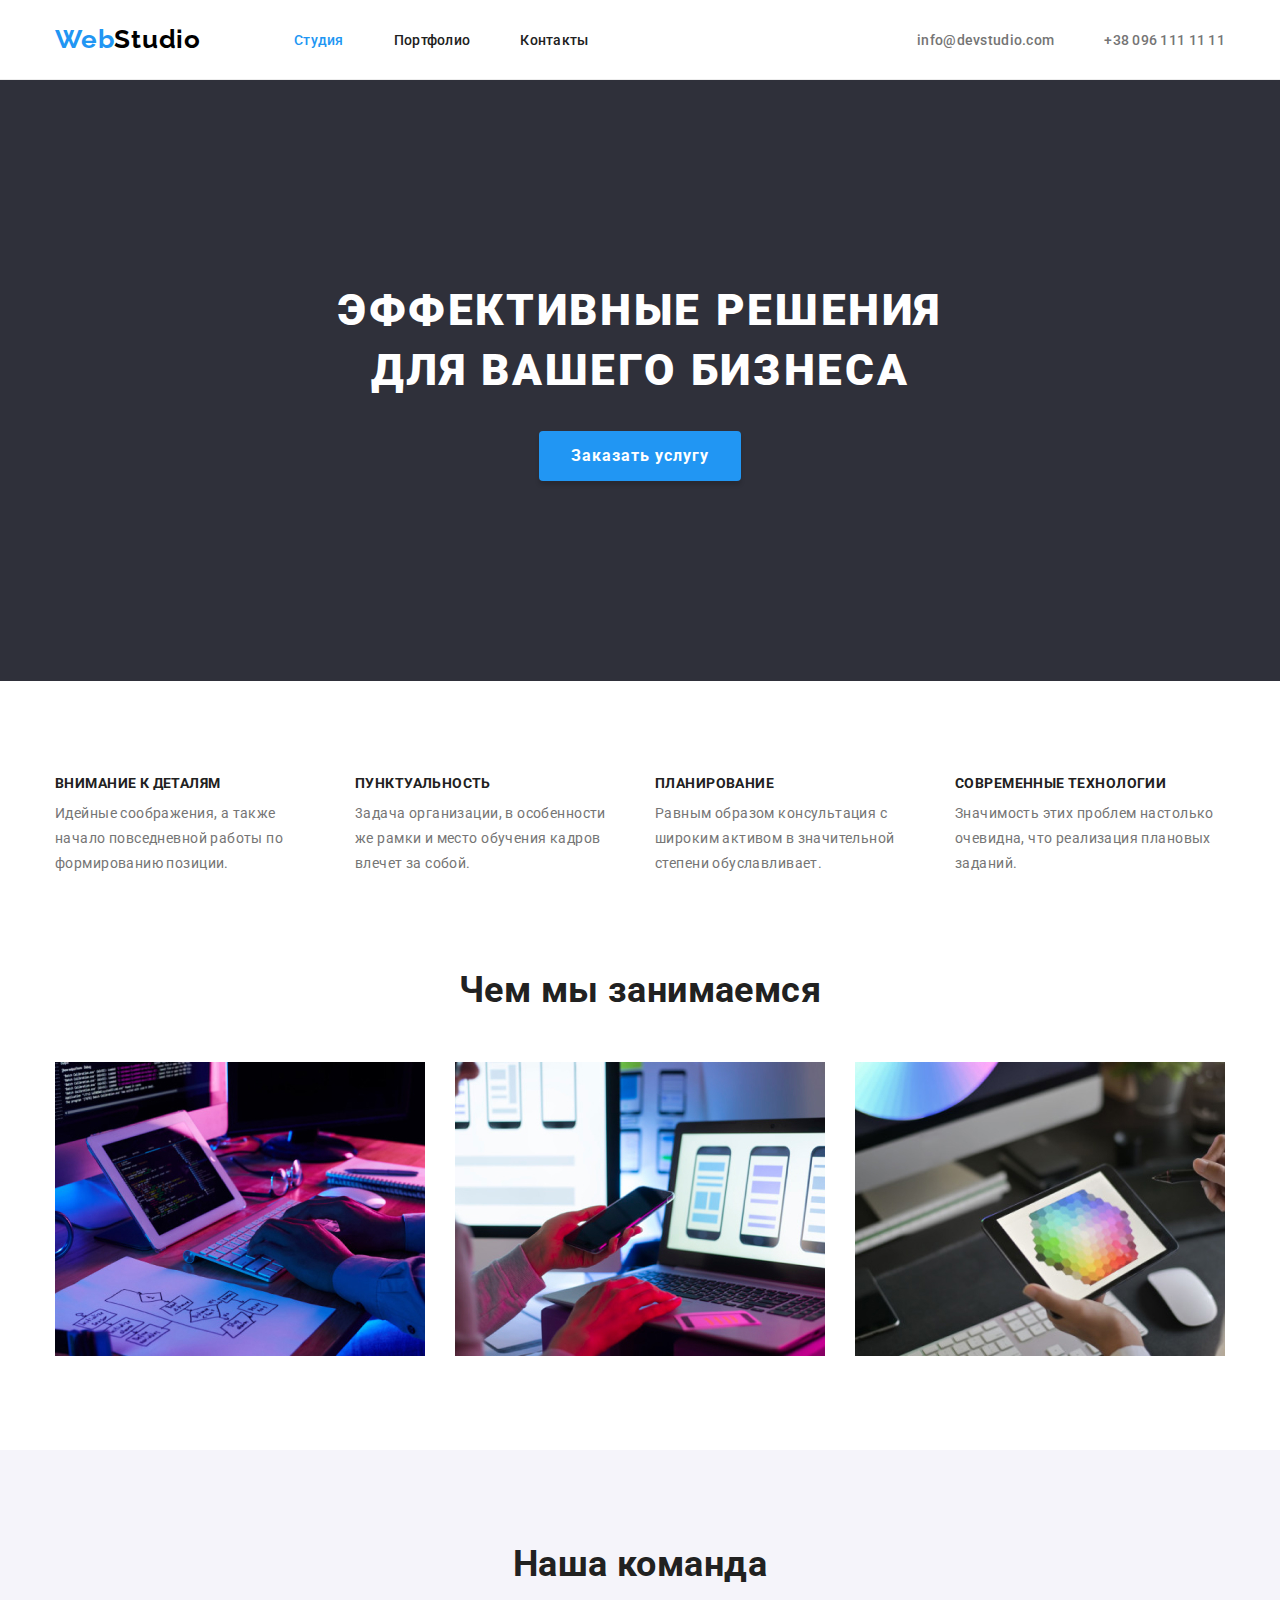
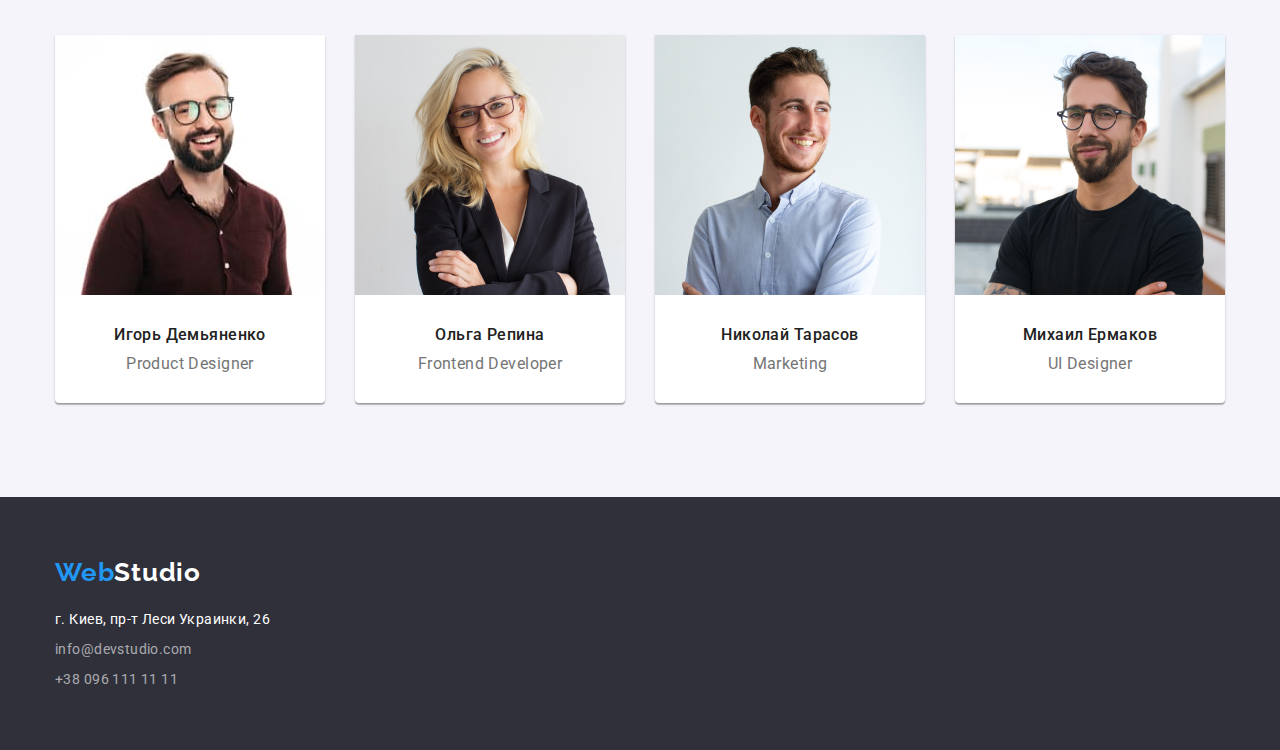
<file: index.html>
<!DOCTYPE html>
<html lang="ru">
<head>
  <meta charset="UTF-8">
  <meta http-equiv="X-UA-Compatible" content="IE=edge">
  <meta name="viewport" content="width=device-width, initial-scale=1.0">
  <title>WebStudio</title>
  <link rel="stylesheet" href="https://cdnjs.cloudflare.com/ajax/libs/modern-normalize/1.0.0/modern-normalize.css">
  <link rel="stylesheet" href="./css/styles.css">
  <link href="https://fonts.googleapis.com/css2?family=Raleway:wght@700&family=Roboto:wght@400;500;700;900&display=swap"
    rel="stylesheet">
</head>
<body>

<!--header-->
  <header>
    <div class="container">
      <!--navigation-->
      <nav class="navigation">
        <a class="logo" href="index.html" lang="en">Web<span class="logo-studio-black">Studio</span></a>
        <ul class="navigation-list">
          <li>
            <a href="./index.html" class="link current">Студия</a>
          </li>
          <li>
            <a href="./portfolio.html" class="link ">Портфолио</a>
          </li>
          <li>
            <a href="#contacts" class="link">Контакты</a>
          </li>
        </ul>
      </nav>
      <!--header contacts-->
      <ul class="contacts-header">
        <li>
          <a class="contact" href="mailto:info@devstudio.com">info@devstudio.com</a>
        </li>
        <li>
          <a class="contact" href="tel:+380961111111">+38 096 111 11 11</a>
        </li>
      </ul>
    </div>
  </header>

  <main>

<!--hero-->
    <section class="hero">
      <div class="hero-container container">
        <h1 class="hero-title">Эффективные решения для вашего бизнеса</h1>
        <button class="buttun-order" type="button">Заказать услугу</button>
        </div>
    </section>

<!--features-->
    <section class="features section">
      <div class="features-container container">
        <h2 class="hidden-title">Наши приимущества</h2>
        <ul class="features-list">
            <li>
                <h3 class="features-title">Внимание к деталям</h3>
                <p class="features-text">Идейные соображения, а также начало повседневной работы по формированию позиции.</p>
            </li>
            <li>
                <h3 class="features-title">Пунктуальность</h3>
                <p class="features-text">3адача организации, в особенности же рамки и место обучения кадров влечет за собой.</p>
            </li>
            <li>
                <h3 class="features-title">Планирование</h3>
                <p class="features-text">Равным образом консультация с широким активом в значительной степени обуславливает.</p>
            </li>
            <li>
                <h3 class="features-title">Современные технологии</h3>
                <p class="features-text">Значимость этих проблем настолько очевидна, что реализация плановых заданий.</p>
            </li>
        </ul>
      </div>
    </section>

<!--specialization-->
    <section class="specialization">
      <div class="specialization-container container">
        <h2 class="title">Чем мы занимаемся</h2>
        <ul class="specialization-list">
          <li><img src="./images/studio/what-are-we-doing/design.jpg" alt="Разрабатываем веб-сайты" Width=370 Height=294></li>
          <li><img src="./images/studio/what-are-we-doing/аdapting.jpg" alt="Адаптируем веб-сайты для разных устройств" Width=370 Height=294></li>
          <li><img src="./images/studio/what-are-we-doing/web-design.jpg" alt="Делаем дизайн веб-сайта" Width=370 Height=294></li>
        </ul>
      </div>
    </section>

<!--team-->
    <section class="team section">
      <div class="team-container container">
        <h2 class="title">Наша команда</h2>
        <ul class="team-list">
          <li>
            <img src="./images/studio/team/ihor_demianenko.jpg" alt="" Width=270 Height=260>
            <div class="content">
              <h3 class="team-title">Игорь Демьяненко</h3>
              <p class="team-text" lang="en">Product Designer</p>
            </div>
          </li>
          <li>
            <img src="./images/studio/team/olga_repina.jpg" alt="" Width=270 Height=260>
            <div class="content">
              <h3 class="team-title">Ольга Репина</h3>
              <p class="team-text" lang="en">Frontend Developer</p>
            </div>
          </li>
          <li>
            <img src="./images/studio/team/nikolay_tarasov.jpg" alt="" Width=270 Height=260>
            <div class="content">
              <h3 class="team-title">Николай Тарасов</h3>
              <p class="team-text" lang="en">Marketing</p>
            </div>
          </li>
          <li>
            <img src="./images/studio/team/mikhail_ermakov.jpg" alt="" Width=270 Height=260>
            <div class="content">
              <h3 class="team-title">Михаил Ермаков</h3>
              <p class="team-text" lang="en">UI Designer</p>
            </div>
          </li>
        </ul>
      </div>
    </section>
  </main>
  
<!--footer-->
  <footer class="contacts" id="contacts">
    <div class="container">
      <a class="logo" href="index.html" lang="en">Web<span class="logo-studio-white">Studio</span></a>
      <ul class="contacts-list">
        <li>
          <address>г. Киев, пр-т Леси Украинки, 26</address>
          <!--<a class="map-link" href="https://www.google.com/maps/place/GoIT/@50.4265057,30.5382267,20.22z" target="_blank" rel="noopener noreferer"> </a>-->
        </li>
        <li>
          <a class="contact" href="mailto:info@devstudio.com">info@devstudio.com</a>
        </li>
        <li>
          <a class="contact" href="tel:+380961111111">+38 096 111 11 11</a>
        </li>
      </ul>
    </div>
  </footer>
</body>
</html>
</file>
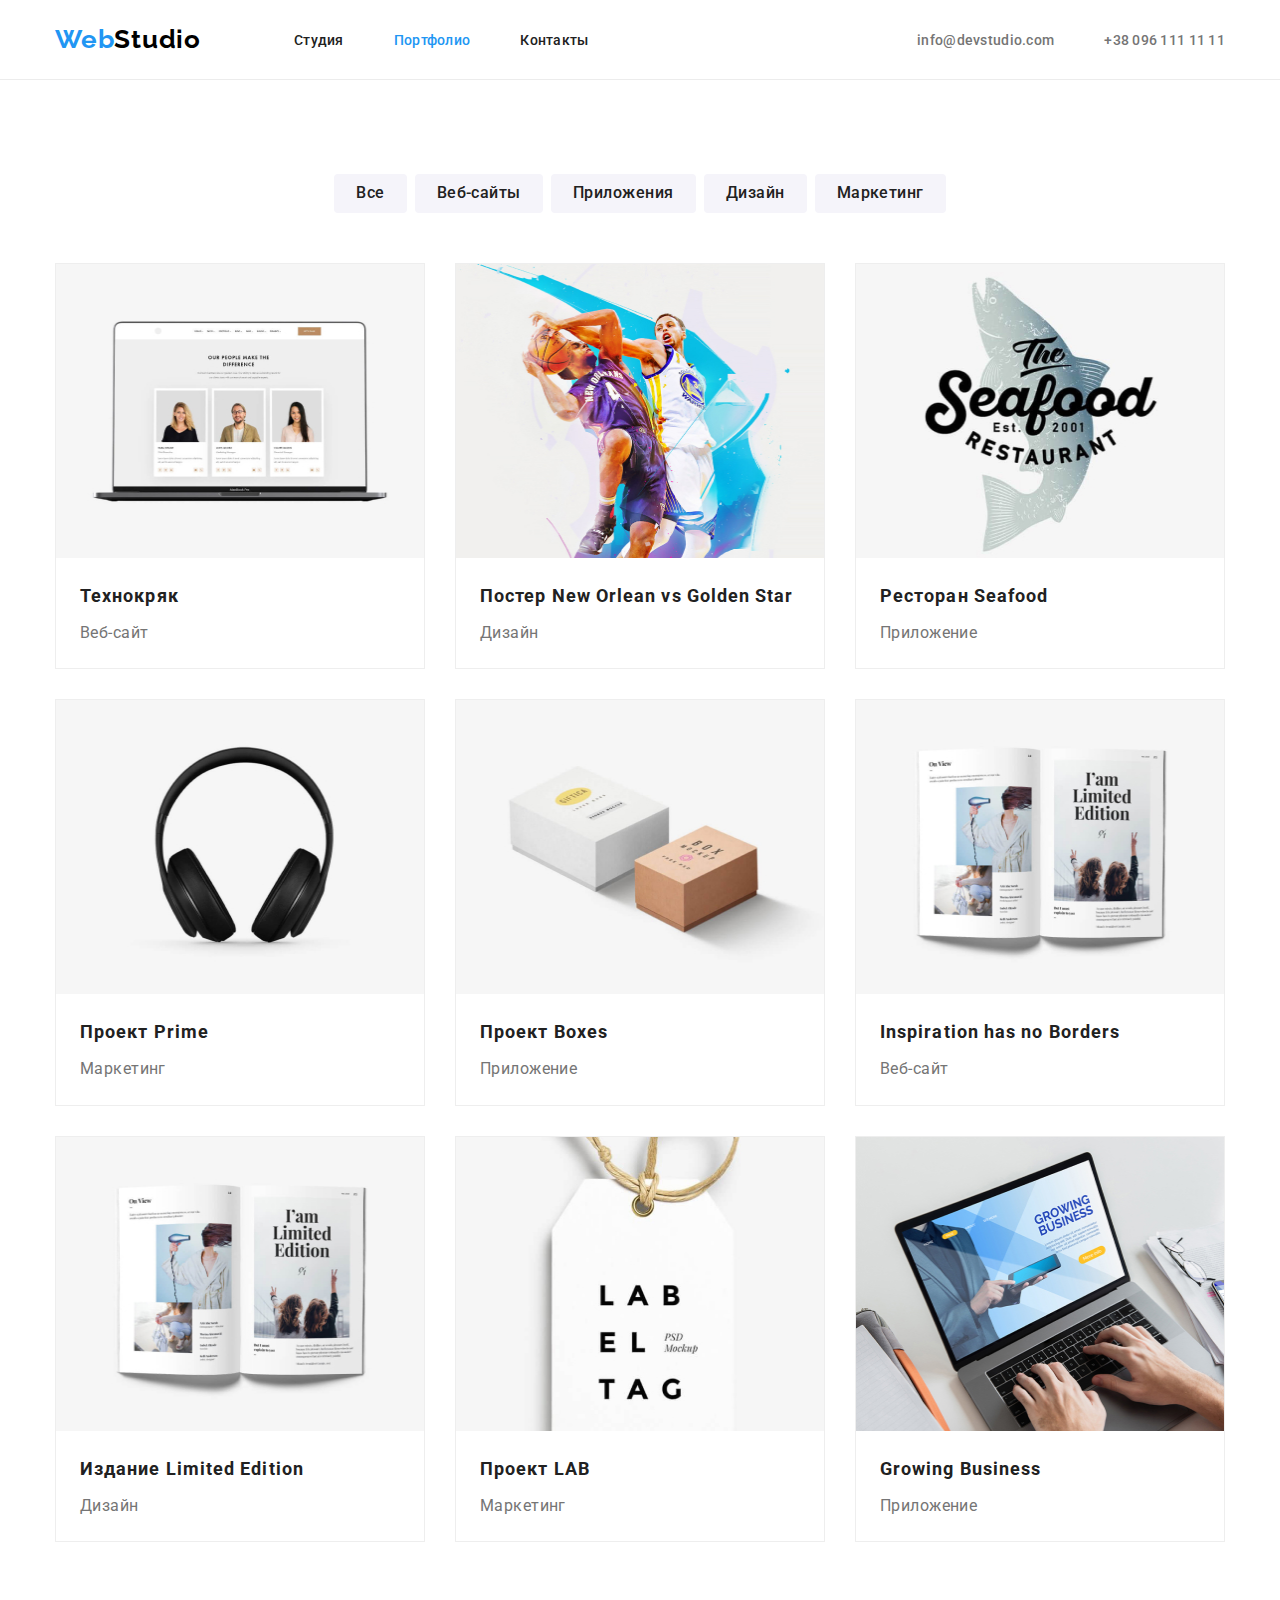
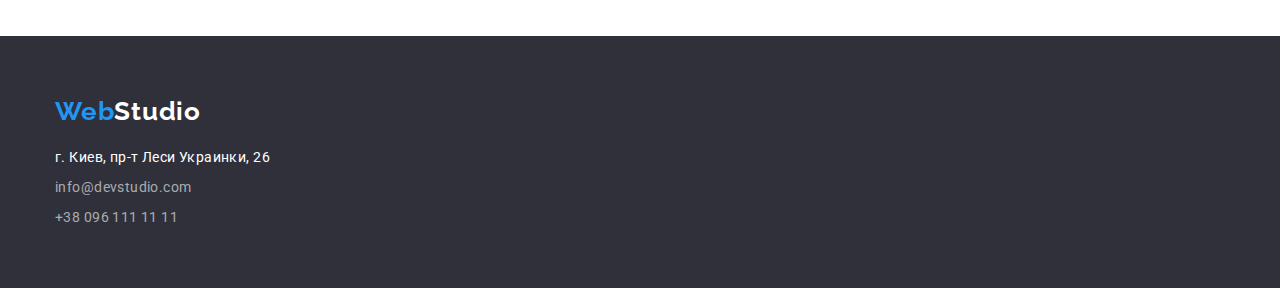
<file: portfolio.html>
<!DOCTYPE html>
<html lang="ru">
<head>
  <meta charset="UTF-8">
  <meta http-equiv="X-UA-Compatible" content="IE=edge">
  <meta name="viewport" content="width=device-width, initial-scale=1.0">
  <link rel="stylesheet" href="https://cdnjs.cloudflare.com/ajax/libs/modern-normalize/1.0.0/modern-normalize.css">
  <link rel="stylesheet" href="./css/styles.css">
  <link href="https://fonts.googleapis.com/css2?family=Raleway:wght@700&family=Roboto:wght@400;500;700;900&display=swap"
    rel="stylesheet">
  <title>portfolio</title>
</head>
<body>
<!--header-->
  <header>
    <div class="container">
      <!--navigation-->
      <nav class="navigation">
        <a class="logo" href="index.html" lang="en">Web<span class="logo-studio-black">Studio</span></a>
        <ul class="navigation-list">
          <li>
            <a href="./index.html" class="link">Студия</a>
          </li>
          <li>
            <a href="./portfolio.html" class="link current">Портфолио</a>
          </li>
          <li>
            <a href="#contacts" class="link">Контакты</a>
          </li>
        </ul>
      </nav>
      <!--header contacts-->
      <ul class="contacts-header">
        <li>
          <a class="contact" href="mailto:info@devstudio.com">info@devstudio.com</a>
        </li>
        <li>
          <a class="contact" href="tel:+380961111111">+38 096 111 11 11</a>
        </li>
      </ul>
    </div>
  </header>

  <main>
<section class="exemples section">
  <div class="exemples-container container">
    <h1 class="hidden-title">Наши работы</h1>
    <ul class="filter-buttons">
      <li><button >Все</button></li>
      <li><button >Веб-сайты</button></li>
      <li><button >Приложения</button></li>
      <li><button >Дизайн</button></li>
      <li><button >Маркетинг</button></li>
    </ul>

    <h2 class="hidden-title">Примеры работ</h2>

    <ul class="exemple-gallery">
      <li>
        <a class="link" href="#">
          <img src="./images/portfolio/tech-crack.jpg" width=370 height=294 alt="Веб-сайт Технокряк">
          <div class="exemple-content">
            <h3>Технокряк</h3>
            <p class="exemple-text">Веб-сайт</p>
          </div>
        </a>
      </li>
      <li>
        <a class="link" href="#">
          <img src="./images/portfolio/poster.jpg" width=370 height=294 alt="Пример дизайна для постера">
          <div class="exemple-content">
            <h3>Постер <span lang="en">New Orlean vs Golden Star</span></h3>
            <p class="exemple-text">Дизайн</p>
          </div>
        </a>
      </li>
      <li>
        <a class="link" href="#">
          <img src="./images/portfolio/seafood.jpg" width=370 height=294 alt="Логотип ресторана">
          <div class="exemple-content">
            <h3>Ресторан <span lang="en">Seafood</span></h3>
            <p class="exemple-text">Приложение</p>
          </div>
        </a>
      </li>
      <li>
        <a class="link" href="#">
          <img src="./images/portfolio/prime.jpg" width=370 height=294 alt="Проект Prime">
          <div class="exemple-content">
            <h3>Проект <span lang="en">Prime</span></h3>
            <p class="exemple-text">Маркетинг</p>
          </div>
        </a>
      </li>
      <li>
        <a class="link" href="#">
          <img src="./images/portfolio/boxes.jpg" width=370 height=294 alt="Проект Boxes">
          <div class="exemple-content">
              <h3>Проект <span lang="en">Boxes</span></h3>
              <p class="exemple-text">Приложение</p>
          </div>
        </a>
      </li>
      <li>
        <a class="link" href="#">
          <img src="./images/portfolio/limited-edition.jpg" width=370 height=294 alt="Inspiration has no Borders">
          <div class="exemple-content">
            <h3><span lang="en">Inspiration has no Borders</span></h3>
            <p class="exemple-text">Веб-сайт</p>
          </div>
        </a>
      </li>
      <li>
        <a class="link" href="#">
          <img src="./images/portfolio/limited-edition.jpg" width=370 height=294 alt="Издание Limited Edition">
          <div class="exemple-content">
            <h3>Издание <span lang="en">Limited Edition</span></h3>
            <p class="exemple-text">Дизайн</p>
          </div>
        </a>
      </li>
      <li>
        <a class="link" href="#">
          <img src="./images/portfolio/lab.jpg" width=370 height=294 alt="Проект LAB">
          <div class="exemple-content">
            <h3>Проект <span lang="en">LAB</span></h3>
            <p class="exemple-text">Маркетинг</p>
          </div>
        </a>
      </li>
      <li>
        <a class="link" href="#">
          <img src="./images/portfolio/growing-business.jpg" width=370 height=294 alt="Приложение Growing Business">
          <div class="exemple-content">
            <h3><span lang="en">Growing Business</span></h3>
            <p class="exemple-text">Приложение</p>
          </div>
        </a>
      </li>
    </ul>
  </div>
</section>
  </main>

<!--footer-->
  <footer class="contacts" id="contacts">
    <div class="container">
      <a class="logo" href="index.html" lang="en">Web<span class="logo-studio-white">Studio</span></a>
      <ul class="contacts-list">
        <li>
          <address>г. Киев, пр-т Леси Украинки, 26 </address>
          <!--<a class="map-link" href="https://www.google.com/maps/place/GoIT/@50.4265057,30.5382267,20.22z" target="_blank" rel="noopener noreferer"> </a>-->
        </li>
        <li>
          <a class="contact" href="mailto:info@devstudio.com">info@devstudio.com</a>
        </li>
        <li>
          <a class="contact" href="tel:+380961111111">+38 096 111 11 11</a>
        </li>
      </ul>
    </div>
  </footer>
</body>
</html>
</file>
<file: css/styles.css>
/** {
  outline: 1px solid rgba(128, 128, 0, 0.2);
}*/

:root {
  --logo-font: "Raleway", sans-serif;
  --main-font: "Roboto", sans-serif;
  --brand-color: #2196f3;
  --main-color: #212121; /* txt, hdr, btn */
  --main-gray-color: #757575; /* p */
  --background-dark-color: #2f303a; /*hero, footer*/
  --background-gray-color: #f5f4fa; /* team bg, button bg */
  --white-color: #ffffff; /* main bg, active txt, logo ftr */
  --black-color: #000000; /* logo hdr*/
  --card-border-color: #eeeeee;
  --footer-contacts-color: rgba(255, 255, 255, 0.6);
  --header-border-color: #ececec;
  --btn-shadow: 0px 3px 1px rgba(0, 0, 0, 0.1), 0px 1px 2px rgba(0, 0, 0, 0.08),
    0px 2px 2px rgba(0, 0, 0, 0.12);
  --box-shadow: 0px 1px 3px rgba(0, 0, 0, 0.12), 0px 1px 1px rgba(0, 0, 0, 0.14),
    0px 2px 1px rgba(0, 0, 0, 0.2);
  --hero-btn-shadow: 0px 4px 4px rgba(0, 0, 0, 0.15);
  --big-padding: 94px;
  --list-gap: 30px;
}

/*
body for everybody ======================================================
*/

body {
  font-family: var(--main-font);
  font-style: normal;
  font-size: 14px;
  line-height: 1.5;
  letter-spacing: 0.03em;
  background-color: var(--white-color);
  color: var(--main-color);
}

h1,
h2,
h3,
h4,
h5,
h6,
p,
ul {
  display: flex;
  padding: 0;
  margin: 0;
}

img {
  display: block;
  max-width: 100%;
  padding: 0;
  margin: 0;
}

li {
  list-style: none;
}

/*container*/
.container {
  display: flex;
  flex-wrap: wrap;
  width: 1200px;
  padding-left: 15px;
  padding-right: 15px;
  margin: 0px auto;
}

/*logo*/
.logo {
  font-family: var(--logo-font);
  font-weight: 700;
  font-size: 26px;
  line-height: 1.2;
  letter-spacing: 0.03em;
  font-style: normal;
  text-decoration: none;
  color: var(--brand-color);
}

.logo-studio-white {
  color: var(--white-color);
}
.logo-studio-black {
  color: var(--black-color);
}

.logo:focus {
  outline-color: var(--brand-color);
}

.section {
  padding-top: var(--big-padding);
  padding-bottom: var(--big-padding);
}

/*h2 title*/
.title {
  justify-content: center;
  margin-left: auto;
  margin-right: auto;
  margin-bottom: 50px;
  font-weight: 700;
  font-size: 36px;
  line-height: 1.16;
}

/*hidden title*/
.hidden-title {
  position: absolute;
  width: 1px;
  height: 1px;
  margin: -1px;
  border: 0;
  padding: 0;
  white-space: nowrap;
  clip-path: inset(100%);
  clip: rect(0 0 0 0);
  overflow: hidden;
}

/*
header ==================================================================
*/

header {
  border-bottom: 1px solid var(--header-border-color);
}

header .container {
  align-items: center;
  justify-content: space-between;
}

.navigation {
  display: flex;
  align-items: center;
}

.navigation-list,
.contacts-header {
  font-weight: 500;
  font-size: 14px;
  line-height: 1.15;
  letter-spacing: 0.02em;
  font-style: normal;
}

.navigation-list > li:not(:last-child),
.contacts-header > li:not(:last-child) {
  margin-right: 50px;
}

.navigation-list {
  margin-left: 93px;
}

.navigation-list > li,
.contacts-header > li {
  display: flex;
  margin-top: -32px;
  margin-bottom: -32px;
}

.navigation-list .link {
  padding-top: 32px;
  padding-bottom: 32px;
  text-decoration: none;
  color: var(--main-color);
}

.contacts-header .contact {
  padding-top: 32px;
  padding-bottom: 32px;
  text-decoration: none;
  color: var(--main-gray-color);
}

header .logo {
  padding-top: 24px;
  padding-bottom: 24px;
}

.navigation .current,
.navigation-list .link:focus,
.navigation-list .link:hover,
.contacts-header .contact:hover,
.contacts-header .contact:focus {
  color: var(--brand-color);
  outline-color: var(--brand-color);
}

/*
index main ==============================================================
*/

/*hero*/
.hero {
  background-color: var(--background-dark-color);
}
.hero-title {
  width: 696px;
  font-weight: 900;
  font-size: 44px;
  line-height: 1.37;
  letter-spacing: 0.06em;
  text-transform: uppercase;
  text-align: center;
  color: var(--white-color);
}

.hero .container {
  flex-direction: column;
  padding-top: 200px;
  padding-bottom: 200px;
}

.hero-container > h1 {
  justify-content: center;
  margin-left: auto;
  margin-right: auto;
  margin-bottom: 30px;
}

.hero-container button {
  padding: 10px 32px;
  margin-left: auto;
  margin-right: auto;
}

.buttun-order {
  font-style: normal;
  font-weight: 700;
  font-size: 16px;
  line-height: 1.88;
  letter-spacing: 0.06em;
  border-style: hidden;
  border-radius: 4px;
  color: var(--white-color);
  background-color: var(--brand-color);
  box-shadow: var(--hero-btn-shadow);
  cursor: pointer;
}

/*features*/
.features-list {
  margin-left: calc(-1 * var(--list-gap));
  max-height: 101px;
}

.features-list > li {
  width: 270px;
  margin-left: var(--list-gap);
  flex-basis: calc(100% / 4);
}

.features-title {
  margin-bottom: 10px;
  font-weight: 700;
  font-size: 14px;
  line-height: 1.15;
  letter-spacing: 0.03em;
  text-transform: uppercase;
}
.features-text {
  width: 270px;
  font-style: normal;
  font-weight: 400;
  font-size: 14px;
  line-height: 1.8;
  letter-spacing: 0.03em;
  color: var(--main-gray-color);
}

/*specialization*/
.specialization-container {
  flex-direction: column;
  padding-bottom: var(--big-padding);
}

.specialization-list {
  justify-content: space-between;
}

/*team*/
.team {
  background-color: var(--background-gray-color);
}

.team-list {
  margin-left: calc(-1 * var(--list-gap));
}

.team-list > li {
  width: auto;
  margin-left: var(--list-gap);
  flex-basis: calc(100% / 4);
  border-radius: 0px 0px 4px 4px;
  box-shadow: var(--box-shadow);
  background: var(--white-color);
}

.team-list .content {
  padding-top: 30px;
  padding-bottom: 30px;
}

.team-title {
  justify-content: center;
  font-weight: 500;
  font-size: 16px;
  line-height: 1.19;
  margin-bottom: 10px;
}
.team-text {
  font-weight: 400;
  font-size: 16px;
  line-height: 1.19;
  justify-content: center;
  color: var(--main-gray-color);
}

/*
portfolio main ==========================================================
*/
.exemples-container {
  flex-direction: column;
}

/*buttons*/
.exemples-container .filter-buttons {
  margin-bottom: 50px;
  margin-left: auto;
  margin-right: auto;
}
.filter-buttons > li:not(:last-child) {
  margin-right: 8px;
}

.filter-buttons button {
  font-family: var(--main-font);
  font-weight: 500;
  font-size: 16px;
  line-height: 1.67;
  letter-spacing: 0.03em;
  font-style: normal;
  border-style: hidden;
  border-radius: 4px;
  padding: 6px 22px;
  color: var(--main-color);
  background-color: var(--background-gray-color);
  cursor: pointer;
}

.filter-buttons button:hover,
.filter-buttons button:focus,
.filter-buttons button:active {
  color: var(--white-color);
  background-color: var(--brand-color);
  box-shadow: var(--btn-shadow);
}

/*exemple-gallery*/
.exemple-gallery {
  flex-wrap: wrap;
  margin-top: calc(-1 * var(--list-gap));
  margin-left: calc(-1 * var(--list-gap));
}

.exemple-gallery > li {
  flex-basis: calc(100% / 3);
  margin-left: var(--list-gap);
  margin-top: var(--list-gap);
  max-width: 370px;
  background: var(--white-color);
  box-sizing: border-box;
  border: 1px solid var(--card-border-color);
}

.exemple-gallery .link {
  display: inline-block;
  padding: 0px;
  margin: 0px;
  text-decoration: none;
  color: var(--main-color);
  max-width: 370px;
}

/*content*/
.exemple-gallery .exemple-content {
  padding: 20px 24px;
}
.exemple-gallery h3 {
  display: block;
  margin-bottom: 4px;
  font-weight: 700;
  font-size: 18px;
  line-height: 2;
  letter-spacing: 0.06em;
}
.exemple-gallery p {
  font-weight: 400;
  font-size: 16px;
  line-height: 1.9;
  display: block;
  color: var(--main-gray-color);
}

/*
footer ==================================================================
*/
.contacts {
  font-weight: 400;
  font-size: 14px;
  line-height: 1.5;
  color: var(--white-color);
  background-color: var(--background-dark-color);
  padding-top: 60px;
  padding-bottom: 60px;
}

.contacts .container {
  flex-direction: column;
  align-items: baseline;
}

.contacts-list {
  flex-direction: column;
  margin-top: 20px;
}

.contacts-list > li:not(:last-child) {
  margin-bottom: 9px;
}

.contacts-list .contact,
.contacts-list address {
  font-style: normal;
  text-decoration: none;
}
.contacts-list .contact {
  color: var(--footer-contacts-color);
}
.contacts-list .contact:hover,
.contacts-list .contact:focus {
  color: var(--brand-color);
}
</file>
